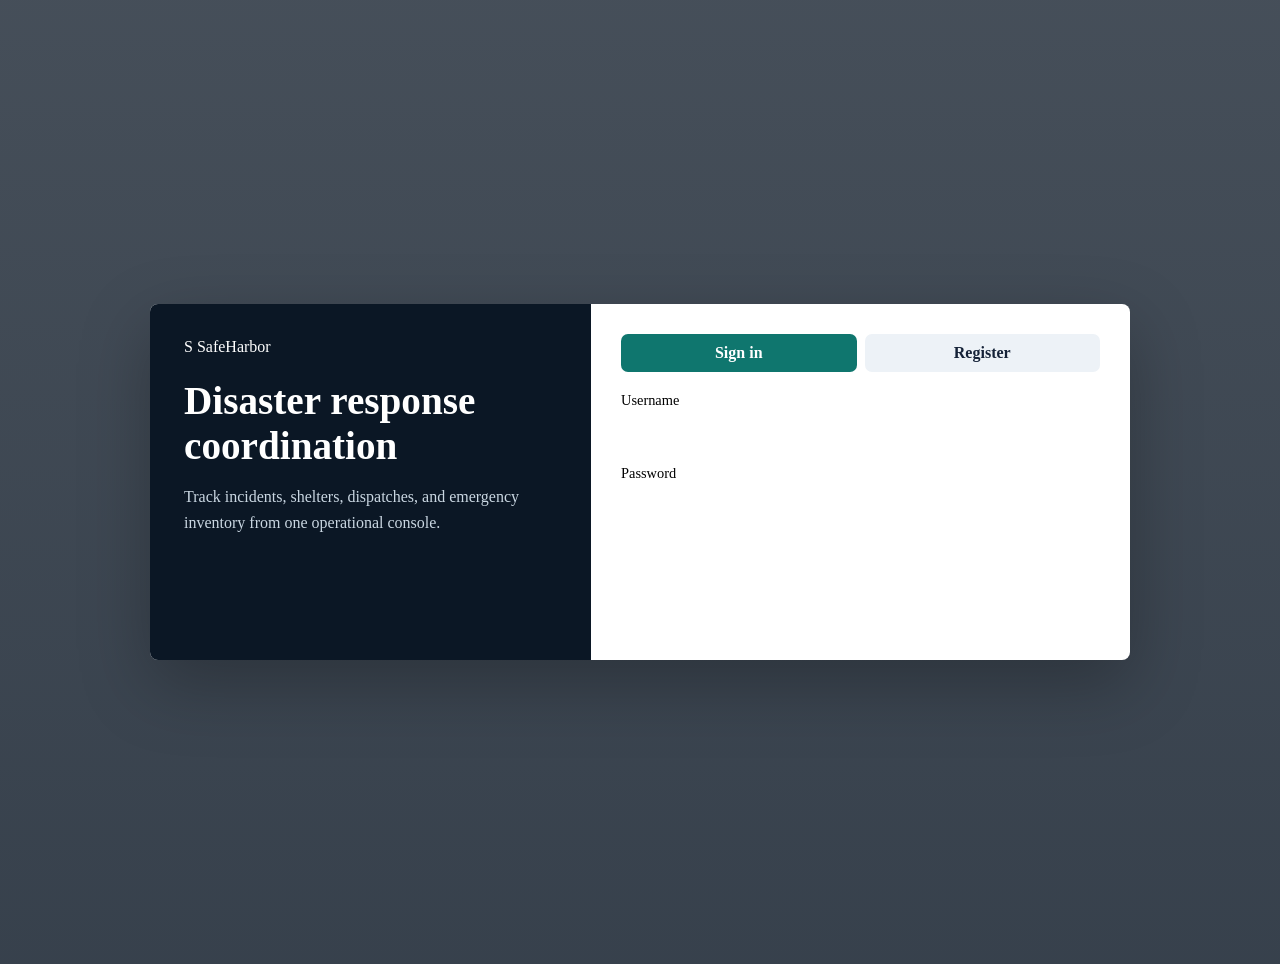
<file: frontend/index.html>
<!DOCTYPE html>
<html lang="en">
<head>
  <meta charset="UTF-8">
  <meta name="viewport" content="width=device-width, initial-scale=1.0">
  <title>SafeHarbor</title>
  <script>
    window.location.replace(localStorage.getItem("safeharbor.token") ? "dashboard.html" : "login.html");
  </script>
</head>
<body>
  <a href="login.html">Open SafeHarbor</a>
</body>
</html>
</file>
<file: frontend/css/style.css>
.stat-card {
  padding: 18px;
}

.stat-label {
  color: var(--muted);
  font-size: 0.9rem;
}

.stat-value {
  margin-top: 8px;
  font-size: 2rem;
  font-weight: 800;
}

.toolbar {
  display: flex;
  justify-content: space-between;
  align-items: center;
  gap: 12px;
  margin-bottom: 14px;
}

form {
  display: grid;
  gap: 13px;
}

.form-grid {
  display: grid;
  grid-template-columns: repeat(2, minmax(0, 1fr));
  gap: 13px;
}

label {
  display: grid;
  gap: 6px;
  color: var(--muted);
  font-size: 0.9rem;
}

input,
select,
textarea {
  width: 100%;
  border: 1px solid var(--line);
  border-radius: 7px;
  padding: 10px 11px;
  background: #fff;
  color: var(--ink);
  font: inherit;
}

textarea {
  min-height: 98px;
  resize: vertical;
}

button,
.button {
  border: 0;
  border-radius: 7px;
  padding: 10px 14px;
  background: var(--brand);
  color: #fff;
  font: inherit;
  font-weight: 700;
  cursor: pointer;
}

button:hover,
.button:hover {
  background: var(--brand-dark);
}

button.secondary {
  background: #e6edf3;
  color: var(--ink);
}

button.secondary:hover {
  background: #d5e0ea;
}

button.danger {
  background: var(--danger);
}

button.danger:hover {
  background: #b91c1c;
}

.button-row {
  display: flex;
  gap: 10px;
  flex-wrap: wrap;
}

.table-wrap {
  overflow-x: auto;
}

table {
  width: 100%;
  border-collapse: collapse;
  min-width: 760px;
}

th,
td {
  padding: 12px 10px;
  border-bottom: 1px solid var(--line);
  text-align: left;
  vertical-align: top;
}

th {
  color: var(--muted);
  font-size: 0.85rem;
  text-transform: uppercase;
}

.badge {
  display: inline-flex;
  align-items: center;
  min-height: 24px;
  border-radius: 999px;
  padding: 3px 9px;
  background: #edf2f7;
  color: var(--ink);
  font-size: 0.82rem;
  font-weight: 700;
}

.badge.good {
  background: #dcfce7;
  color: var(--success);
}

.badge.warn {
  background: #fef3c7;
  color: #92400e;
}

.badge.bad {
  background: #fee2e2;
  color: var(--danger);
}

.muted {
  color: var(--muted);
}

.status {
  min-height: 22px;
  color: var(--muted);
}

.status.error {
  color: var(--danger);
}

.status.success {
  color: var(--success);
}

.empty-state {
  padding: 24px;
  color: var(--muted);
  text-align: center;
}

@media (max-width: 820px) {
  .topbar,
  .page-head {
    align-items: flex-start;
    flex-direction: column;
  }

  .container {
    width: min(100% - 22px, 1180px);
    margin-top: 20px;
  }

  .span-4,
  .span-5,
  .span-7,
  .span-8,
  .span-12 {
    grid-column: span 12;
  }

  .form-grid {
    grid-template-columns: 1fr;
  }

  .nav {
    width: 100%;
  }
}
</file>
<file: frontend/css/admin.css>
.role-chip {
  display: inline-flex;
  padding: 4px 9px;
  border-radius: 999px;
  background: #e0f2fe;
  color: #075985;
  font-size: 0.82rem;
  font-weight: 700;
}
</file>
<file: frontend/css/dashboard.css>
.priority-list {
  display: grid;
  gap: 12px;
}

.priority-item {
  display: flex;
  justify-content: space-between;
  gap: 16px;
  padding: 12px;
  border: 1px solid var(--line);
  border-radius: 8px;
}

.priority-item strong {
  display: block;
  margin-bottom: 4px;
}
</file>
<file: frontend/css/login.css>
body.login-page {
  min-height: 100vh;
  display: grid;
  place-items: center;
  padding: 24px;
  background:
    linear-gradient(rgba(11, 23, 37, 0.76), rgba(11, 23, 37, 0.82)),
    url("https://images.unsplash.com/photo-1582213782179-e0d53f98f2ca?auto=format&fit=crop&w=1800&q=80") center/cover;
}

.auth-shell {
  width: min(980px, 100%);
  display: grid;
  grid-template-columns: 0.9fr 1.1fr;
  background: #fff;
  border-radius: 8px;
  overflow: hidden;
  box-shadow: 0 24px 70px rgba(0, 0, 0, 0.26);
}

.auth-info {
  padding: 34px;
  background: #0b1725;
  color: #fff;
}

.auth-info h1 {
  margin: 22px 0 12px;
  font-size: 2.45rem;
}

.auth-info p {
  color: #cad7e2;
  line-height: 1.6;
}

.auth-forms {
  padding: 30px;
}

.tabs {
  display: grid;
  grid-template-columns: 1fr 1fr;
  gap: 8px;
  margin-bottom: 20px;
}

.tabs button {
  background: #edf2f7;
  color: #152238;
}

.tabs button.active {
  background: #0f766e;
  color: #fff;
}

.auth-form[hidden] {
  display: none;
}

@media (max-width: 820px) {
  .auth-shell {
    grid-template-columns: 1fr;
  }
}
</file>
